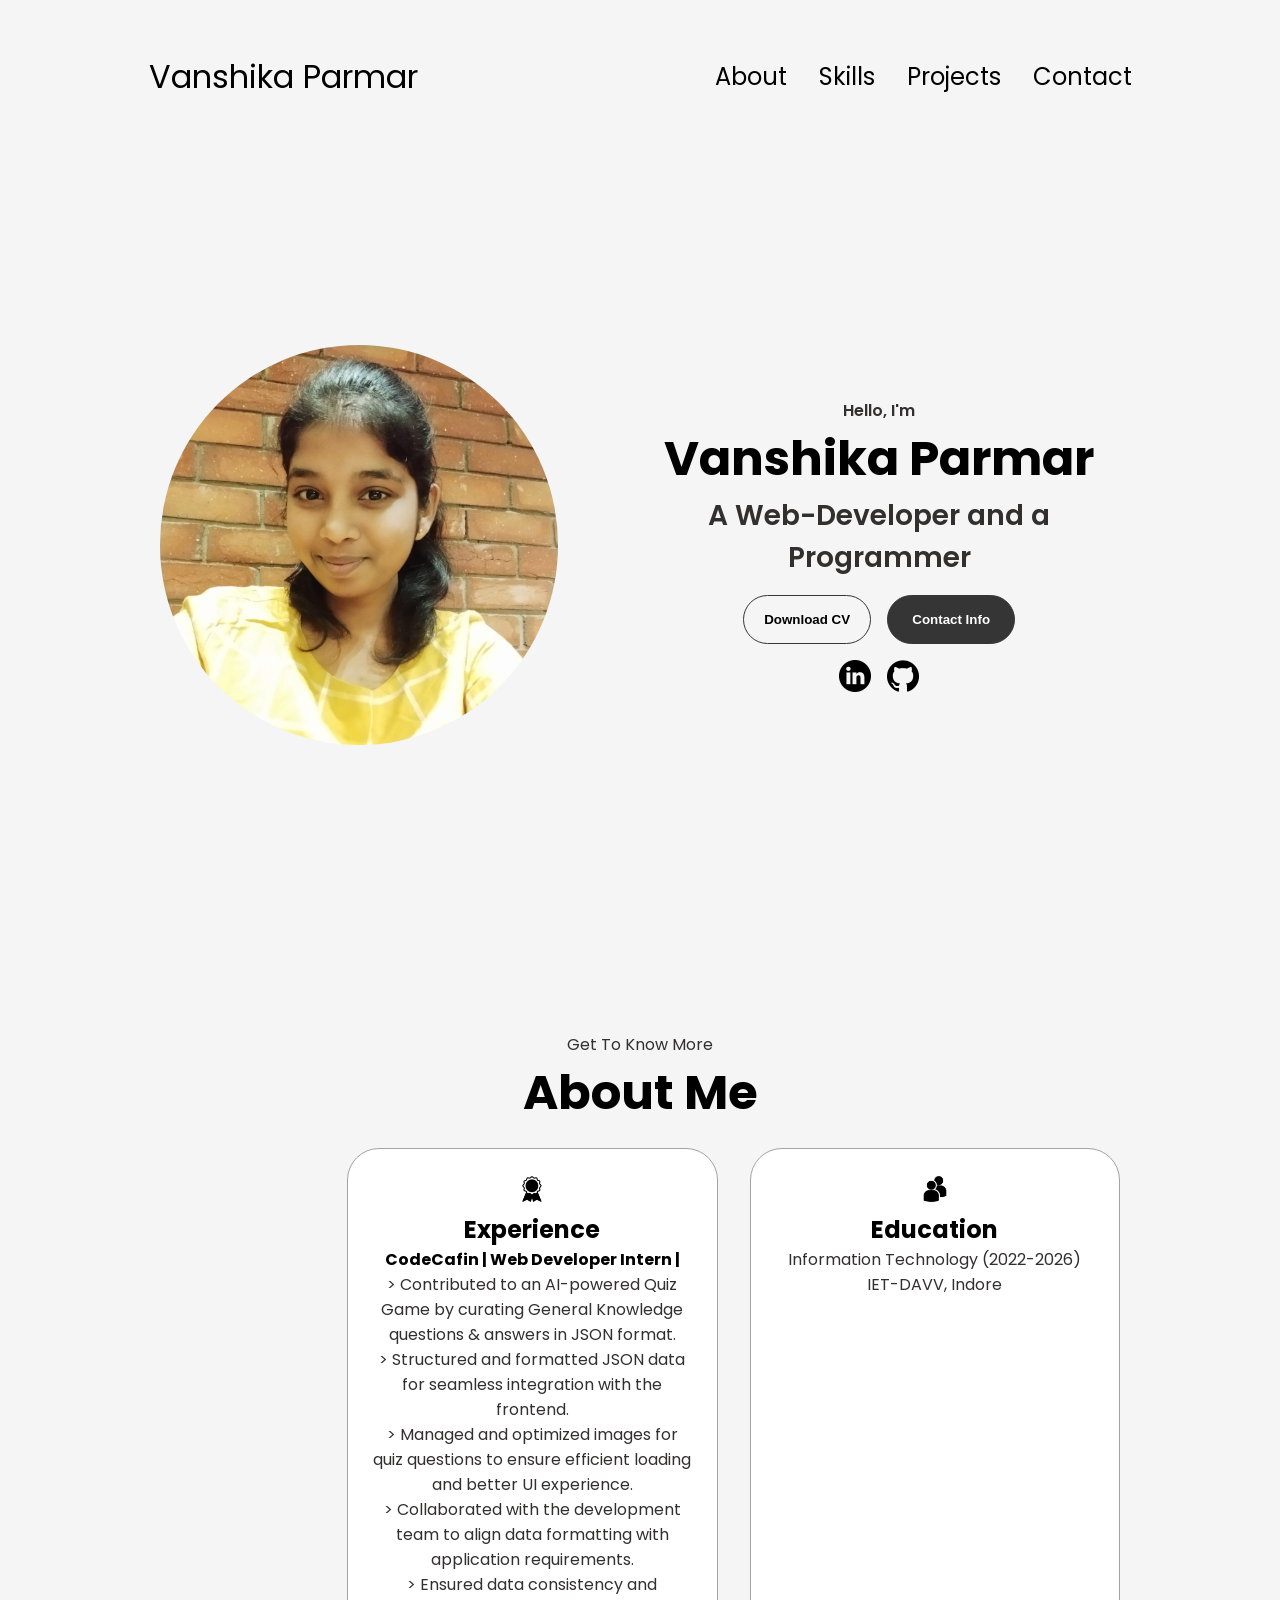
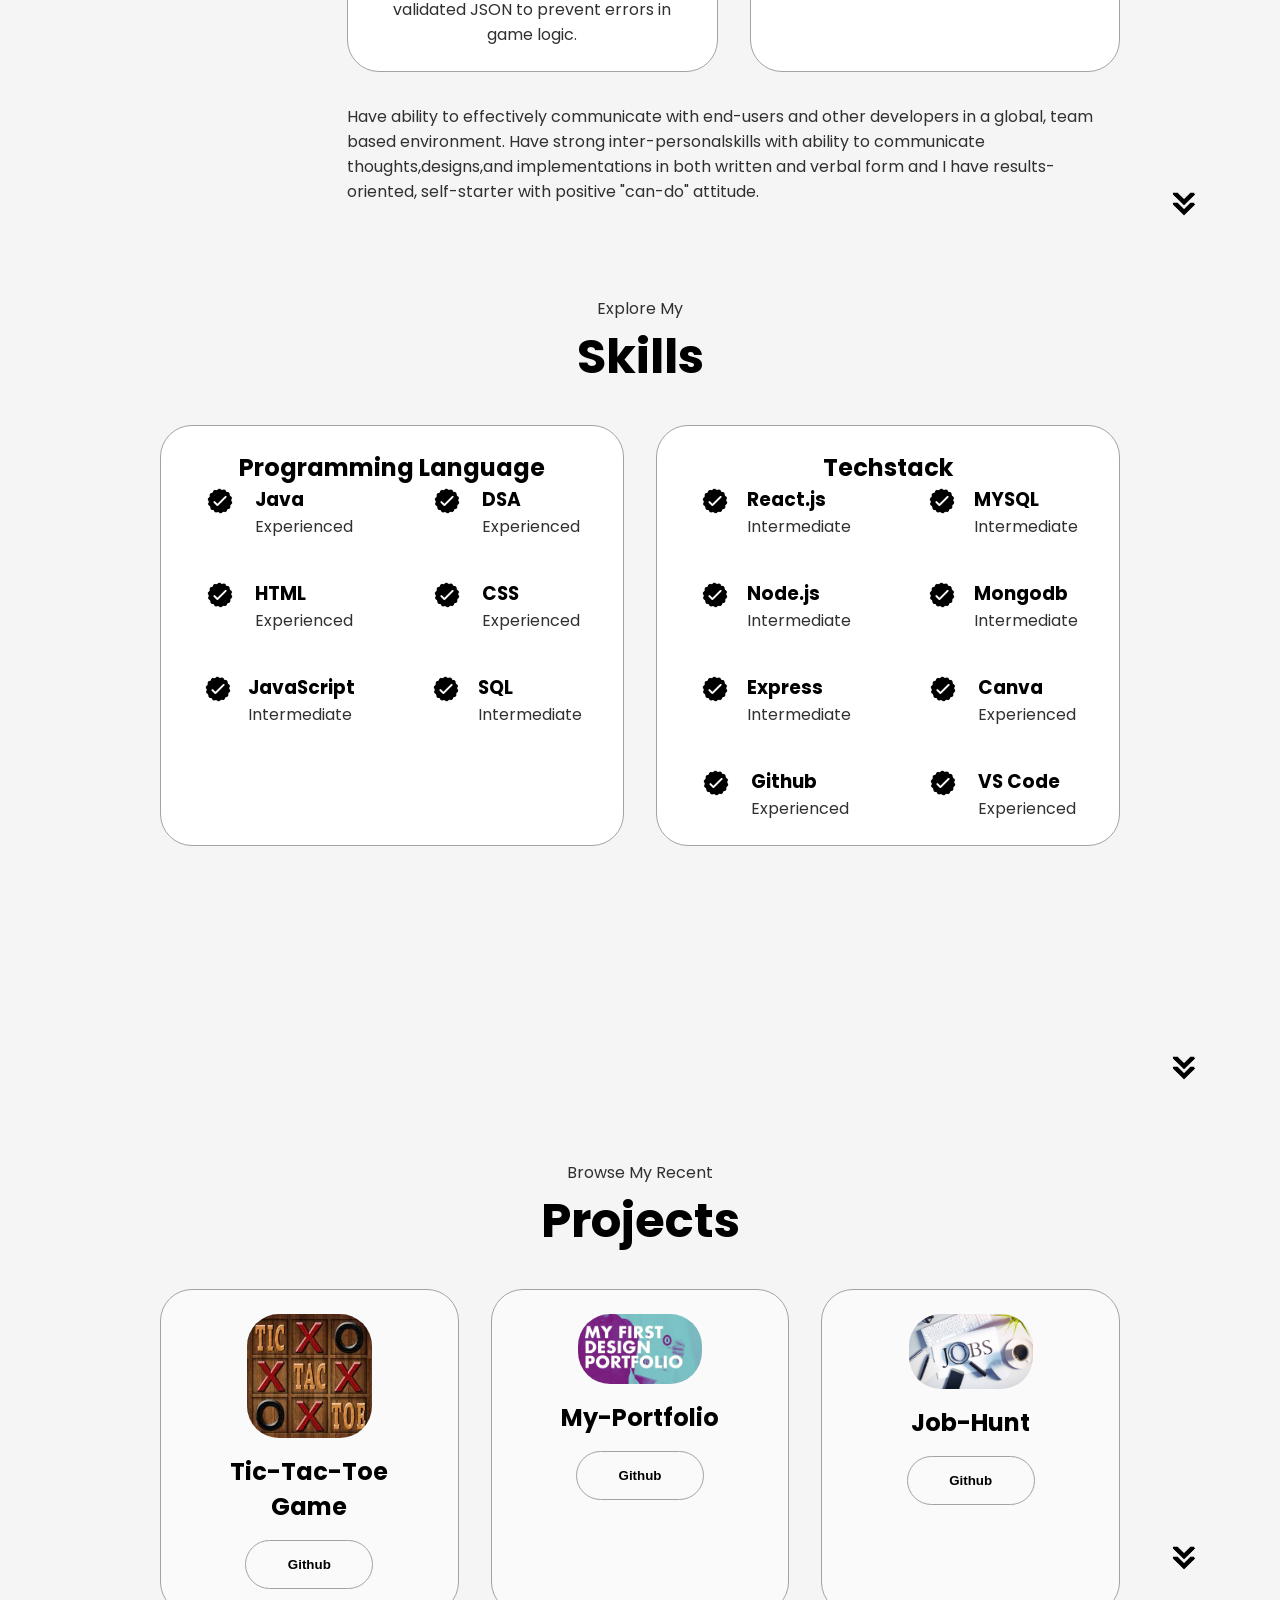
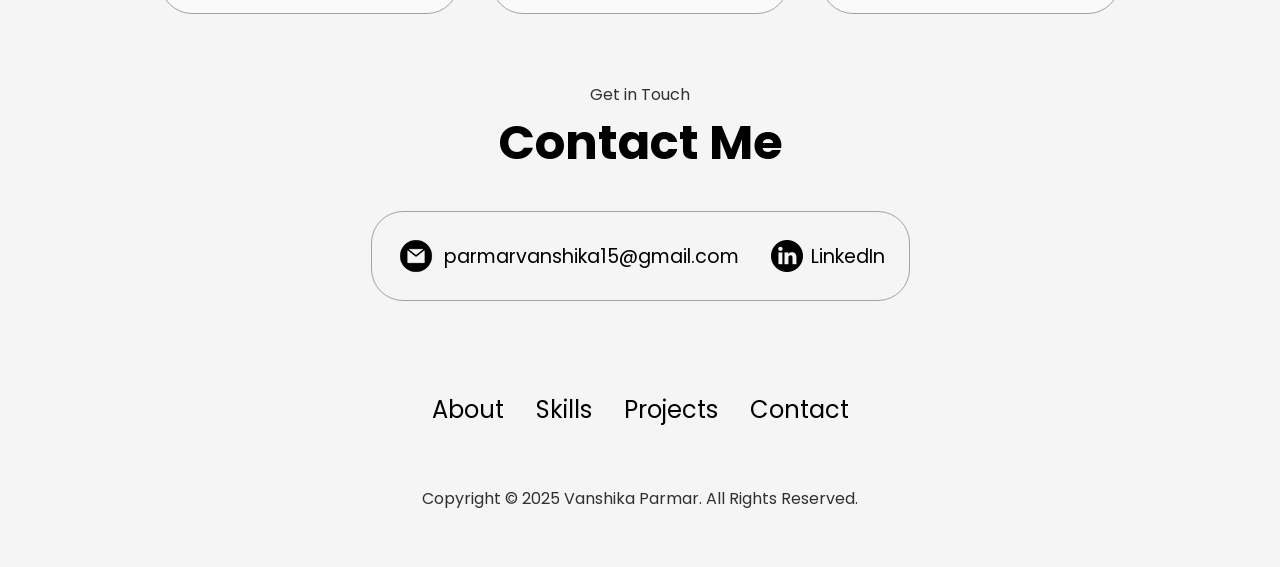
<file: index.html>
<!DOCTYPE html>
<html lang="en">

<head>
  <meta charset="UTF-8" />
  <meta http-equiv="X-UA-Compatible" content="IE=edge" />
  <meta name="viewport" content="width=device-width, initial-scale=1.0" />
  <title>My Portfolio</title>
  <link rel="stylesheet" href="style.css" />
  <link rel="stylesheet" href="mediaqueries.css" />
</head>

<body>

  <nav id="desktop-nav">
    <div class="logo">Vanshika Parmar</div>
    <div>
      <ul class="nav-links">
        <!-- <li><a href="#profile">Profile</a></li> -->
        <li><a href="#about">About</a></li>
        <li><a href="#skills">Skills</a></li>
        <li><a href="#projects">Projects</a></li>
        <li><a href="#contact">Contact</a></li>
      </ul>
    </div>
  </nav>
  <nav id="hamburger-nav">
    <div class="logo">Vanshika Parmar</div>
    <div class="hamburger-menu">
      <div class="hamburger-icon" onclick="toggleMenu()">
        <span></span> <!--to show three lines of nav in mobile phone-->
        <span></span>
        <span></span>
      </div>
      <div class="menu-links">
        <!-- <li><a href="#profile" onclick="toggleMenu()">Profile</a></li> -->
        <li><a href="#about" onclick="toggleMenu()">About</a></li>
        <li><a href="#skills" onclick="toggleMenu()">Experience</a></li>
        <li><a href="#projects" onclick="toggleMenu()">Projects</a></li>
        <li><a href="#contact" onclick="toggleMenu()">Contact</a></li>
      </div>
    </div>
  </nav>
  <section id="profile">
    <div class="section__pic-container">
      <img id="profile_pic" src="./assets/vanshika.jpg" alt="Vanshika Parmar profile picture" />
    </div>
    <div class="section__text">
      <p class="section__text__p1">Hello, I'm</p>
      <h1 class="title">Vanshika Parmar</h1>
      <p class="section__text__p2">A Web-Developer and a Programmer</p>
      <div class="btn-container">
        <button class="btn btn-color-2" onclick="window.open('./assets/Vanshika_Resume.pdf')">
          Download CV
        </button>
        <button class="btn btn-color-1" onclick="location.href='./#contact'">
          Contact Info
        </button>
      </div>
      <div id="socials-container">
        <img src="./assets/linkedin.png" alt="My LinkedIn profile" class="icon"
          onclick="location.href='https://www.linkedin.com/in/vanshika15/'" />
        <img src="./assets/github.png" alt="My Github profile" class="icon"
          onclick="location.href='https://github.com/vanshika7265'" />
      </div>
    </div>
  </section>
  <section id="about">
    <p class="section__text__p1">Get To Know More</p>
    <h1 class="title">About Me</h1>
    <div class="section-container">
      <div class="section__pic-container" id="about_pic">
        
      </div>
      <div class="about-details-container">
        <div class="about-containers">
          <div class="details-container">
            <img src="./assets/experience.png" alt="Experience icon" class="icon" />
            <h2>Experience</h2>
            <h4>CodeCafin | Web Developer Intern |  </h4> 
              <p>> Contributed to an AI-powered Quiz Game by curating General Knowledge questions & answers in JSON format.</p>
              <p>> Structured and formatted JSON data for seamless integration with the frontend.</p>
              <p>> Managed and optimized images for quiz questions to ensure efficient loading and better UI experience.</p>
              <p>> Collaborated with the development team to align data formatting with application requirements.</p>
              <p>> Ensured data consistency and validated JSON to prevent errors in game logic.</p>
          </div>
          <div class="details-container">
            <img src="./assets/education.png" alt="Education icon" class="icon" />
            <h2>Education</h2>
            <p>Information Technology (2022-2026)<br />IET-DAVV, Indore</p>
          </div>
        </div>
        <div class="text-container">
          <p>
            Have ability to effectively communicate with end-users and other developers in a
            global, team based environment. Have strong inter-personalskills with ability to
            communicate thoughts,designs,and implementations in both written and verbal
            form and I have results-oriented, self-starter with positive "can-do" attitude.
          </p>
        </div>
      </div>
    </div>
    <img src="./assets/arrow.png" alt="Arrow icon" class="icon arrow" onclick="location.href='./#experience'" />
  </section>
  <section id="skills">
    <p class="section__text__p1">Explore My</p>
    <h1 class="title">Skills</h1>
    <div class="skills-details-container">
      <div class="about-containers">
        <div class="details-container">
          <h2 class="experience-sub-title">Programming Language</h2>
          <div class="article-container">

            <article>
              <img src="./assets/checkmark.png" alt="Experience icon" class="icon" />
              <div>
                <h3>Java</h3>
                <p>Experienced</p>
              </div>
            </article>
            <article>
              <img src="./assets/checkmark.png" alt="Experience icon" class="icon" />
              <div>
                <h3>DSA</h3>
                <p>Experienced</p>
              </div>
            </article>

            <article>
              <img src="./assets/checkmark.png" alt="Experience icon" class="icon" />
              <div>
                <h3>HTML</h3>
                <p>Experienced</p>
              </div>
            </article>
            <article>
              <img src="./assets/checkmark.png" alt="Experience icon" class="icon" />
              <div>
                <h3>CSS</h3>
                <p>Experienced</p>
              </div>
            </article>
            <article>
              <img src="./assets/checkmark.png" alt="Experience icon" class="icon" />
              <div>
                <h3>JavaScript</h3>
                <p>Intermediate</p>
              </div>
            </article>
            
      
            <article>
              <img src="./assets/checkmark.png" alt="Experience icon" class="icon" />
              <div>
                <h3>SQL</h3>
                <p>Intermediate</p>
              </div>
            </article>
          </div>
        </div>
        <div class="details-container">
          <h2 class="experience-sub-title">Techstack</h2>
          <div class="article-container">
            <article>
              <img src="./assets/checkmark.png" alt="Experience icon" class="icon" />
              <div>
                <h3>React.js</h3>
                <p>Intermediate</p>
              </div>
            </article>
            <article>
              <img src="./assets/checkmark.png" alt="Experience icon" class="icon" />
              <div>
                <h3>MYSQL</h3>
                <p>Intermediate</p>
              </div>
            </article>
            <article>
              <img src="./assets/checkmark.png" alt="Experience icon" class="icon" />
              <div>
                <h3>Node.js</h3>
                <p>Intermediate</p>
              </div>
            </article>
            <article>
              <img src="./assets/checkmark.png" alt="Experience icon" class="icon" />
              <div>
                <h3>Mongodb</h3>
                <p>Intermediate</p>
              </div>
            </article>
            <article>
              <img src="./assets/checkmark.png" alt="Experience icon" class="icon" />
              <div>
                <h3>Express</h3>
                <p>Intermediate</p>
              </div>
            </article>
            
            <article>
              <img src="./assets/checkmark.png" alt="Experience icon" class="icon" />
              <div>
                <h3>Canva</h3>
                <p>Experienced</p>
              </div>
            </article>
            <article>
              <img src="./assets/checkmark.png" alt="Experience icon" class="icon" />
              <div>
                <h3>Github</h3>
                <p>Experienced</p>
              </div>
            </article>
            <article>
              <img src="./assets/checkmark.png" alt="Experience icon" class="icon" />
              <div>
                <h3>VS Code</h3>
                <p>Experienced</p>
              </div>
            </article>

          </div>
        </div>
      </div>
    </div>
    <img src="./assets/arrow.png" alt="Arrow icon" class="icon arrow" onclick="location.href='./#projects'" />
  </section>
  <section id="projects">
    <p class="section__text__p1">Browse My Recent</p>
    <h1 class="title">Projects</h1>
    <div class="experience-details-container">
      <div class="about-containers">

        

        <div class="details-container color-container">
          <div class="article-container">
            <img src="./assets/tic tac toe.jpg" alt="project 1" class="project-img" />
          </div>
          <h2 class="experience-sub-title project-title">Tic-Tac-Toe Game</h2>
          <div class="btn-container">
            <button class="btn btn-color-2 project-btn"
              onclick="location.href='https://github.com/vanshika7265/Tic-Tac-Toe'">
              Github
            </button>
            
          </div>
        </div>
        <div class="details-container color-container">
          <div class="article-container">
            <img src="./assets/portfolio.jpg" alt="Project 2" class="project-img" />
          </div>
          <h2 class="experience-sub-title project-title">My-Portfolio</h2>
          <div class="btn-container">
            <button class="btn btn-color-2 project-btn"
              onclick="location.href='https://github.com/vanshika7265/My-Portfolio'">
              Github
            </button>
            
          </div>
        </div>

        <div class="details-container color-container">
          <div class="article-container">
            <img src="./assets/Job Hunt.jpg" alt="project 3" class="project-img" />
          </div>
          <h2 class="experience-sub-title project-title">Job-Hunt</h2>
          <div class="btn-container">
            <button class="btn btn-color-2 project-btn"
              onclick="location.href='https://github.com/vanshika7265/Job-Hunt'">
              Github
            </button>
            
          </div>
        </div>
       
    <img src="./assets/arrow.png" alt="Arrow icon" class="icon arrow" onclick="location.href='./#contact'" />
  </section>
  <section id="contact">
    <p class="section__text__p1">Get in Touch</p>
    <h1 class="title">Contact Me</h1>
    <div class="contact-info-upper-container">
      <div class="contact-info-container">
        <img src="./assets/email.png" alt="Email icon" class="icon contact-icon email-icon" />
        <p><a href="parmarvanshika15@gmail.com">parmarvanshika15@gmail.com</a></p>
      </div>
      <div class="contact-info-container">
        <img src="./assets/linkedin.png" alt="LinkedIn icon" class="icon contact-icon" />
        <p><a href="https://www.linkedin.com/in/vanshika-parmar-045a05256/">LinkedIn</a></p>
      </div>
    </div>
  </section>
  <footer>
    <nav>
      <div class="nav-links-container">
        <ul class="nav-links">
          <!-- <li><a href="#profile">Profile</a></li> -->
          <li><a href="#about">About</a></li>
          <li><a href="#skills">Skills</a></li>
          <li><a href="#projects">Projects</a></li>
          <li><a href="#contact">Contact</a></li>
        </ul>
      </div>
    </nav>
    <p>Copyright &#169; 2025 Vanshika Parmar. All Rights Reserved.</p>
    <!-- <p>Thankyou. Have a good day ahead!</p> -->
  </footer>
  <script src="script.js"></script>
</body>

</html>
</file>
<file: style.css>
/* GENERAL */

@import url("https://fonts.googleapis.com/css2?family=Poppins:wght@300;400;500;600&display=swap");

* {
  margin: 0;
  padding: 0;
}

body {
  font-family: "Poppins", sans-serif;
  background-color:#F5F5F5;
}

html {
  scroll-behavior: smooth;
}

p {
  color: rgb(50, 47, 47);
}

/* TRANSITION */

a,
.btn {
  transition: all 300ms ease;
}

/* DESKTOP NAV */

nav,
.nav-links {
  display: flex;
}

nav {
  justify-content: space-around;
  align-items: center;
  height: 17vh;
}

.nav-links {
  gap: 2rem;
  list-style: none;
  font-size: 1.5rem;
}

a {
  color: black;
  text-decoration: none;
  text-decoration-color: white;
}

a:hover {
  color: grey;
  text-decoration: underline;
  text-underline-offset: 1rem;
  text-decoration-color: rgb(181, 181, 181);
}

.logo {
  font-size: 2rem;
}

.logo:hover {
  cursor: default;
}

/* HAMBURGER MENU */

#hamburger-nav {
  display: none;
}

.hamburger-menu {
  position: relative;
  display: inline-block;
}

.hamburger-icon {
  display: flex;
  flex-direction: column;
  justify-content: space-between;
  height: 24px;
  width: 30px;
  cursor: pointer;
}

.hamburger-icon span {
  width: 100%;
  height: 2px;
  background-color: black;
  transition: all 0.3 ease-in-out;
}

.menu-links {
  position: absolute;
  top: 100%;
  right: 0;
  background-color: white;
  width: fit-content;
  max-height: 0;
  overflow: hidden;
  transition: all 0.3 ease-in-out;
}

.menu-links a {
  display: block;
  padding: 10px;
  text-align: center;
  font-size: 1.5rem;
  color: black;
  text-decoration: none;
  transition: all 0.3 ease-in-out;
}

.menu-links li {
  list-style: none;
}

.menu-links.open {
  max-height: 300px;
}

.hamburger-icon.open span:first-child {
  transform: rotate(45deg) translate(10px, 5px);
}

.hamburger-icon.open span:nth-child(2) {
  opacity: 0;
}

.hamburger-icon.open span:last-child {
  transform: rotate(-45deg) translate(10px, -5px);
}

.hamburger-icon span:first-child {
  transform: none;
}

.hamburger-icon span:first-child {
  opacity: 1;
}

.hamburger-icon span:first-child {
  transform: none;
}

/* SECTIONS */

section {
  padding-top: 4vh;
  height: 96vh;
  margin: 0 10rem;
  box-sizing: border-box;
  min-height: fit-content;
}

.section-container {
  display: flex;
}

/* PROFILE SECTION */

#profile {
  display: flex;
  justify-content: center;
  gap: 5rem;
  height: 80vh;
}

.section__pic-container {
  display: flex;
  height: 400px;
  width: 400px;
  margin: auto 0;
}
#profile_pic {
    border-radius: 60%;
}

#about_pic {
    border-radius: 10%;
}


.section__text {
  align-self: center;
  text-align: center;
}

.section__text p {
  font-weight: 600;
}

.section__text__p1 {
  text-align: center;
}

.section__text__p2 {
  font-size: 1.75rem;
  margin-bottom: 1rem;
}

.title {
  font-size: 3rem;
  text-align: center;
}

#socials-container {
  display: flex;
  justify-content: center;
  margin-top: 1rem;
  gap: 1rem;
}

/* ICONS */

.icon {
  cursor: pointer;
  height: 2rem;
}

/* BUTTONS */

.btn-container {
  display: flex;
  justify-content: center;
  gap: 1rem;
}

.btn {
  font-weight: 600;
  transition: all 300ms ease;
  padding: 1rem;
  width: 8rem;
  border-radius: 2rem;
}

.btn-color-1,
.btn-color-2 {
  border: rgb(53, 53, 53) 0.1rem solid;
}

.btn-color-1:hover,
.btn-color-2:hover {
  cursor: pointer;
}

.btn-color-1,
.btn-color-2:hover {
  background: rgb(53, 53, 53);
  color: white;
}

.btn-color-1:hover {
  background: rgb(0, 0, 0);
}

.btn-color-2 {
  background: none;
}

.btn-color-2:hover {
  border: rgb(255, 255, 255) 0.1rem solid;
}

.btn-container {
  gap: 1rem;
}

/* ABOUT SECTION */

#about {
  position: relative;
}

.about-containers {
  gap: 2rem;
  margin-bottom: 2rem;
  margin-top: 2rem;
}

.about-details-container {
  justify-content: center;
  flex-direction: column;
}

.about-containers,
.about-details-container {
  display: flex;
}



.arrow {
  position: absolute;
  right: -5rem;
  bottom: 2.5rem;
}

.details-container {
  padding: 1.5rem;
  flex: 1;
  background: white;
  border-radius: 2rem;
  border: rgb(53, 53, 53) 0.1rem solid;
  border-color: rgb(163, 163, 163);
  text-align: center;
}

.section-container {
  gap: 4rem;
  height: 80%;
}

.section__pic-container {
  height: 400px;
  width: 400px;
  margin: auto 0;
}

/* SKILLS SECTION */

#skills {
  position: relative;
}

.skills-sub-title {
  color: rgb(85, 85, 85);
  font-weight: 600;
  font-size: 1.75rem;
  margin-bottom: 2rem;
}

.skills-details-container {
  display: flex;
  justify-content: center;
  flex-direction: column;
}

.article-container {
  display: flex;
  text-align: initial;
  flex-wrap: wrap;
  flex-direction: row;
  gap: 2.5rem;
  justify-content: space-around;
}

article {
  display: flex;
  width: 10rem;
  justify-content: space-around;
  gap: 0.5rem;
}

article .icon {
  cursor: default;
}

/* PROJECTS SECTION */

#projects {
  position: relative;
}


.skills-details-container{
  display: flex;
  align-items: center;
}



.color-container {
  border-color: rgb(163, 163, 163);
  background: rgb(250, 250, 250);
}

.project-img {
  border-radius: 2rem;
  width: 50%;
  height: 50%;
}

.project-title {
  margin: 1rem;
  color: black;
}

.project-btn {
  color: black;
  border-color: rgb(163, 163, 163);
}

/* CONTACT */

#contact {
  display: flex;
  justify-content: center;
  flex-direction: column;
  height: 70vh;
}

.contact-info-upper-container {
  display: flex;
  justify-content: center;
  border-radius: 2rem;
  border: rgb(53, 53, 53) 0.1rem solid;
  border-color: rgb(163, 163, 163);
  background: (250, 250, 250);
  margin: 2rem auto;
  padding: 0.5rem;
}

.contact-info-container {
  display: flex;
  align-items: center;
  justify-content: center;
  gap: 0.5rem;
  margin: 1rem;
}

.contact-info-container p {
  font-size: larger;
}

.contact-icon {
  cursor: default;
}

.email-icon {
  height: 2.5rem;
}

/* FOOTER SECTION */

footer {
  height: 26vh;
  margin: 0 1rem;
}

footer p {
  text-align: center;
}
</file>
<file: mediaqueries.css>
@media screen and (max-width: 1400px) {
    #profile {
      height: 83vh;
      margin-bottom: 6rem;
    }
    .about-containers {
      flex-wrap: wrap;
    }
    #contact,
    #projects {
      height: fit-content;
    }
  }
  
  @media screen and (max-width: 1200px) {
    #desktop-nav {
      display: none;
    }
    #hamburger-nav {
      display: flex;
    }
    #experience,
    .experience-details-container {
      margin-top: 2rem;
    }
    #profile,
    .section-container {
      display: block;
    }
    .arrow {
      display: none;
    }
    section,
    .section-container {
      height: fit-content;
    }
    section {
      margin: 0 5%;
    }
    .section__pic-container {
      width: 275px;
      height: 275px;
      margin: 0 auto 2rem;
    }
    .about-containers {
      margin-top: 0;
    }
  }
  
  @media screen and (max-width: 600px) {
    #contact,
    footer {
      height: 40vh;
    }
    #profile {
      height: 83vh;
      margin-bottom: 0;
    }
    article {
      font-size: 1rem;
    }
    footer nav {
      height: fit-content;
      margin-bottom: 2rem;
    }
    .about-containers,
    .contact-info-upper-container,
    .btn-container {
      flex-wrap: wrap;
    }
    .contact-info-container {
      margin: 0;
    }
    .contact-info-container p,
    .nav-links li a {
      font-size: 1rem;
    }
    .experience-sub-title {
      font-size: 1.25rem;
    }
    .logo {
      font-size: 1.5rem;
    }
    .nav-links {
      flex-direction: column;
      gap: 0.5rem;
      text-align: center;
    }
    .section__pic-container {
      width: auto;
      height: 46vw;
      justify-content: center;
    }
    .section__text__p2 {
      font-size: 1.25rem;
    }
    .title {
      font-size: 2rem;
    }
    .text-container {
      text-align: justify;
    }
  }
</file>
